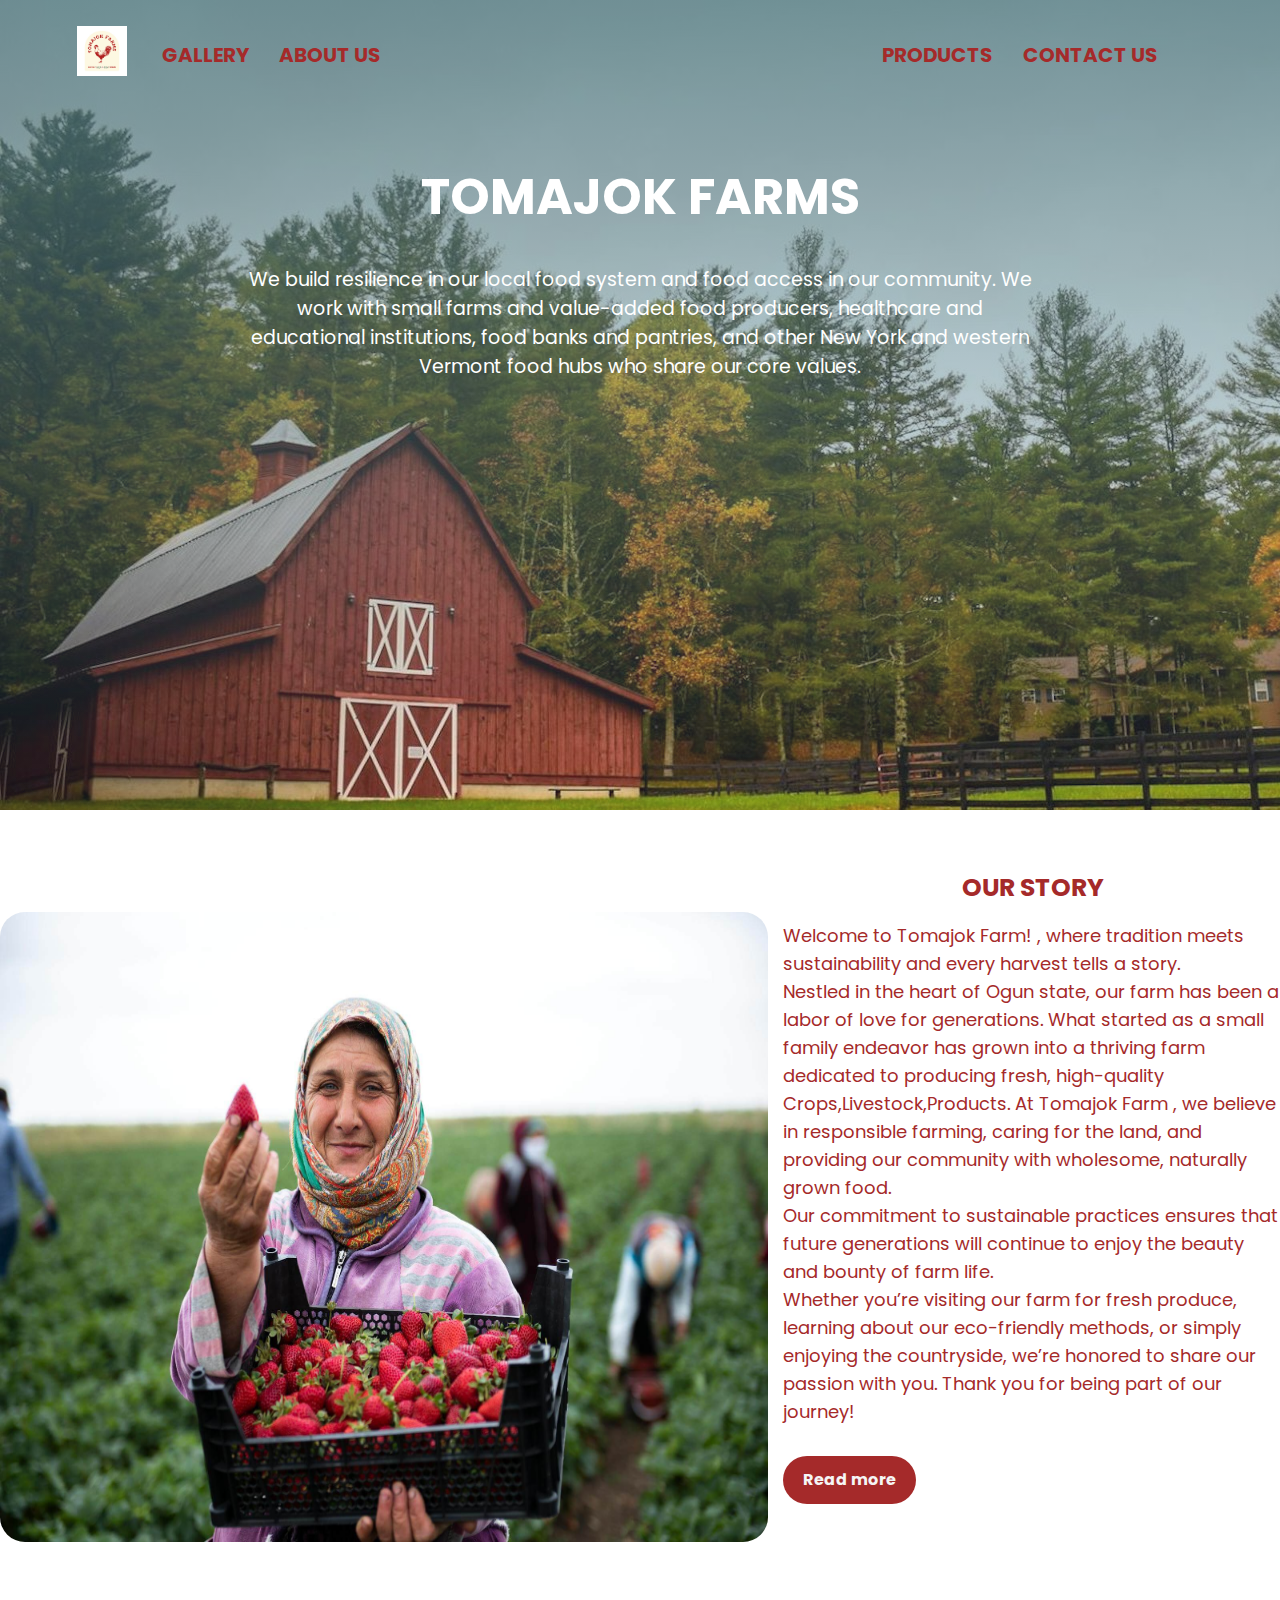
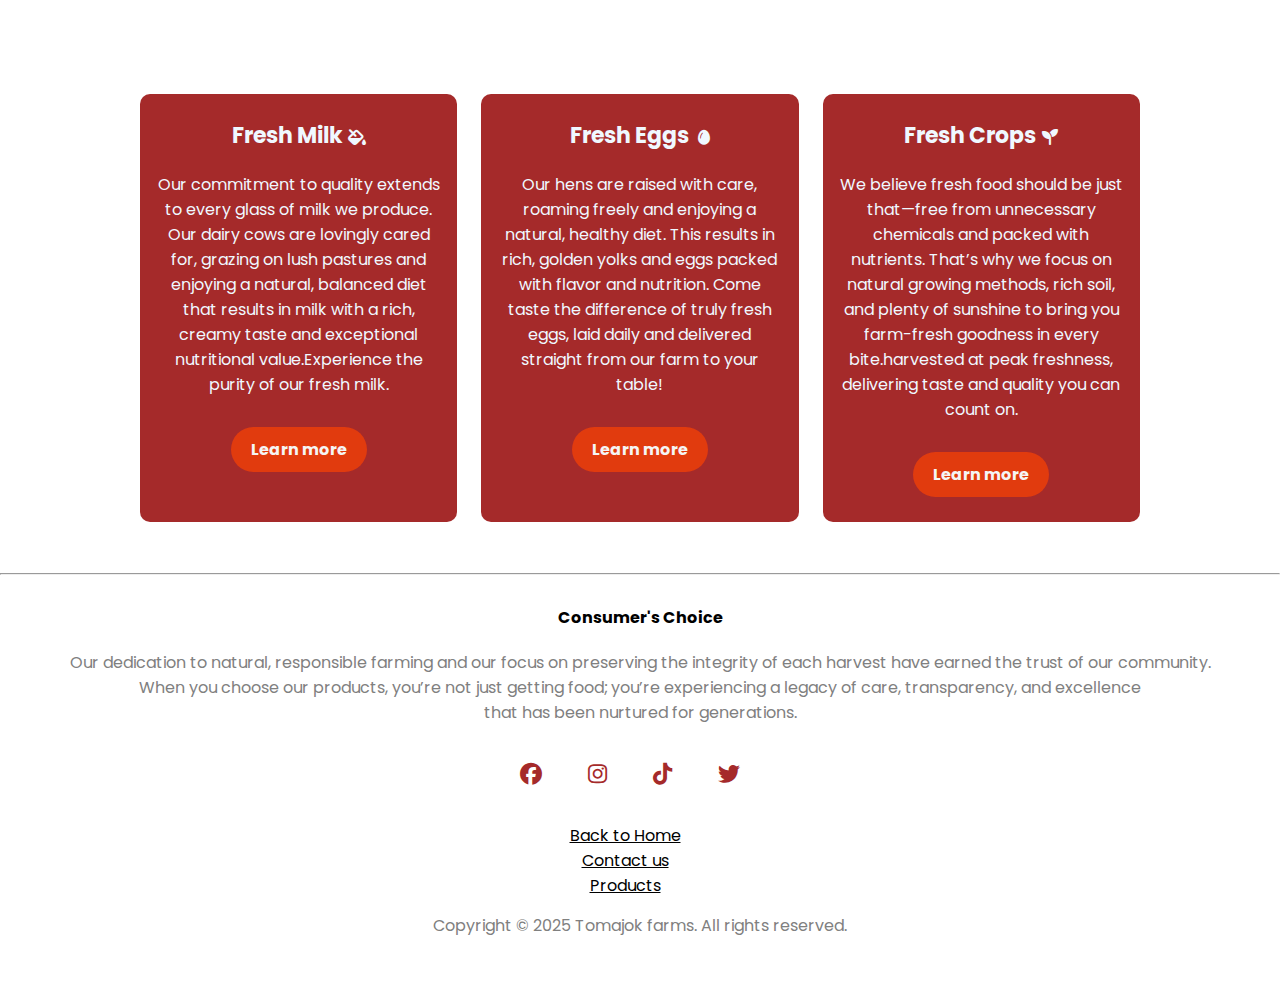
<file: index.html>
<!DOCTYPE html>
<html lang="en">
<head>
  <meta charset="UTF-8">
  <meta name="viewport" content="width=device-width, initial-scale=1.0">
  <title>Tomajok farm</title>
  <link rel="stylesheet" href="style.css">
  <link rel="stylesheet" href="https://cdnjs.cloudflare.com/ajax/libs/font-awesome/6.7.2/css/all.min.css">
</head>
<body>
  <section class="header">
  <nav class="navbar">
    <div class="navbar-container">
      <div class="logo-container">
        <a href="index.html">
          <img class="logo" src="img/Rooster Farm Logo.png"alt="logo">  
        </a>
      </div>     
        <ul class="left-list">
        <li><a href="gallery.html">Gallery</a></li>
        <li><a href="about.html">About us</a></li>     
      </ul>
      <ul class="right-list">       
        <li><a href="product.html">Products</a></li>
        <li><a href="contact.html">Contact Us</a></li>      
        </ul>
        
    </div>
  </nav>
  <div class="header-div">
  <h2 class="heading">TOMAJOK FARMS</h2>
  <p class="heading-p">We build resilience in our local 
    food system and food access in our community. We work with small farms and value-added food producers, healthcare and educational institutions, 
     food banks and pantries, and other New York and western Vermont food hubs who share our core values.</p>
    </div>
 </section>

 <section class="story-box">
  <div class="story-div row">
  <img class="boy" src="img/pexels-ganiyevart-15153681.jpg" alt="boy on a potatoe">
  <div class="text-box">
    <h3 class="story-header">Our story</h3>
    <p>
      Welcome to Tomajok Farm! , where tradition meets sustainability and every harvest tells a story.<br> Nestled in the heart of Ogun state, our farm has been a labor of love for generations. What started as a small family endeavor has grown into a thriving farm dedicated to producing fresh, high-quality Crops,Livestock,Products.
At Tomajok Farm , we believe in responsible farming, caring for the land, and providing our community with wholesome, naturally grown food.<br> Our commitment to sustainable practices ensures that future generations will continue to enjoy the beauty and bounty of farm life.<br>
Whether you’re visiting our farm for fresh produce, learning about our eco-friendly methods, or simply enjoying the countryside, we’re honored to share our passion with you. Thank you for being part of our journey!
    </p>
    <a href="about.html">Read more</a>
  </div>
</div>
 </section>
 <section class="product-box">
  <div class="row">
    <div class="product-col">
        <h3>Fresh Milk</h3><i class="fa-solid fa-fill-drip"></i>
        <p>Our commitment to quality extends to every glass of milk we produce. Our dairy cows are lovingly cared for, 
          grazing on lush pastures and enjoying a natural, balanced diet that results in milk with a rich, creamy taste and exceptional nutritional value.Experience the purity of our fresh milk.</p>
            <a href="product.html">Learn more</a>
    </div>
    <div class="product-col">
        <h3>Fresh Eggs</h3>
        <i class="fa-solid fa-egg"></i>
        <p> Our hens are raised with care, roaming freely and enjoying a natural, healthy diet. This results in rich, golden yolks and eggs packed with flavor and nutrition.
          Come taste the difference of truly fresh eggs, laid daily and delivered straight from our farm to your table!
        </p>
        <a href="product.html">Learn more</a>
    </div>
    <div class="product-col">
        <h3>Fresh Crops</h3><i class="fa-solid fa-seedling"></i> 
        <p>
          We believe fresh food should be just that—free from unnecessary chemicals and packed with nutrients. That’s why we focus on natural growing methods, rich soil, and plenty of sunshine to bring you farm-fresh goodness in every bite.harvested at peak freshness, delivering taste and quality you can count on.</p>
          <a href="product.html">Learn more</a>
    </div>
</div>
 </section>
 <hr>
 <footer class="footer">
  <h4>Consumer's Choice</h4>
  <p class="consumer-p">Our dedication to natural, responsible farming and our focus on preserving the integrity of each harvest have earned the trust of our community.<br> When you choose our products, you’re not just getting food; you’re experiencing a legacy of care, transparency, and excellence<br> that has been nurtured for generations.
  </p>
  <div class="footer-container">
    <div class="social">
      <a href="https://facebook.com">
        <i class="fa-brands fa-facebook"></i>
      </a>
      <a href="https://instagram.com">
        <i class="fa-brands fa-instagram"></i>
      </a>
      <a href="https://pinterest.com">
        <i class="fa-brands fa-tiktok"></i>
      </a>
        <a href="https://twitter.com">
          <i class="fa-brands fa-twitter"></i>
      </a>
    </div>
    <div class="footer-div">
      <ul class="footer-list">
        <li><a href="index.html">Back to Home</a></li>
        <li><a href="contact.html">Contact us</a></li>
        <li><a href="product.html">Products</a></li>     
      </ul>
    </div>
   
    <p class="list-p">Copyright © 2025 Tomajok farms. All rights reserved.</p>
    
  </div>
</footer>
</body>
</html>
</file>
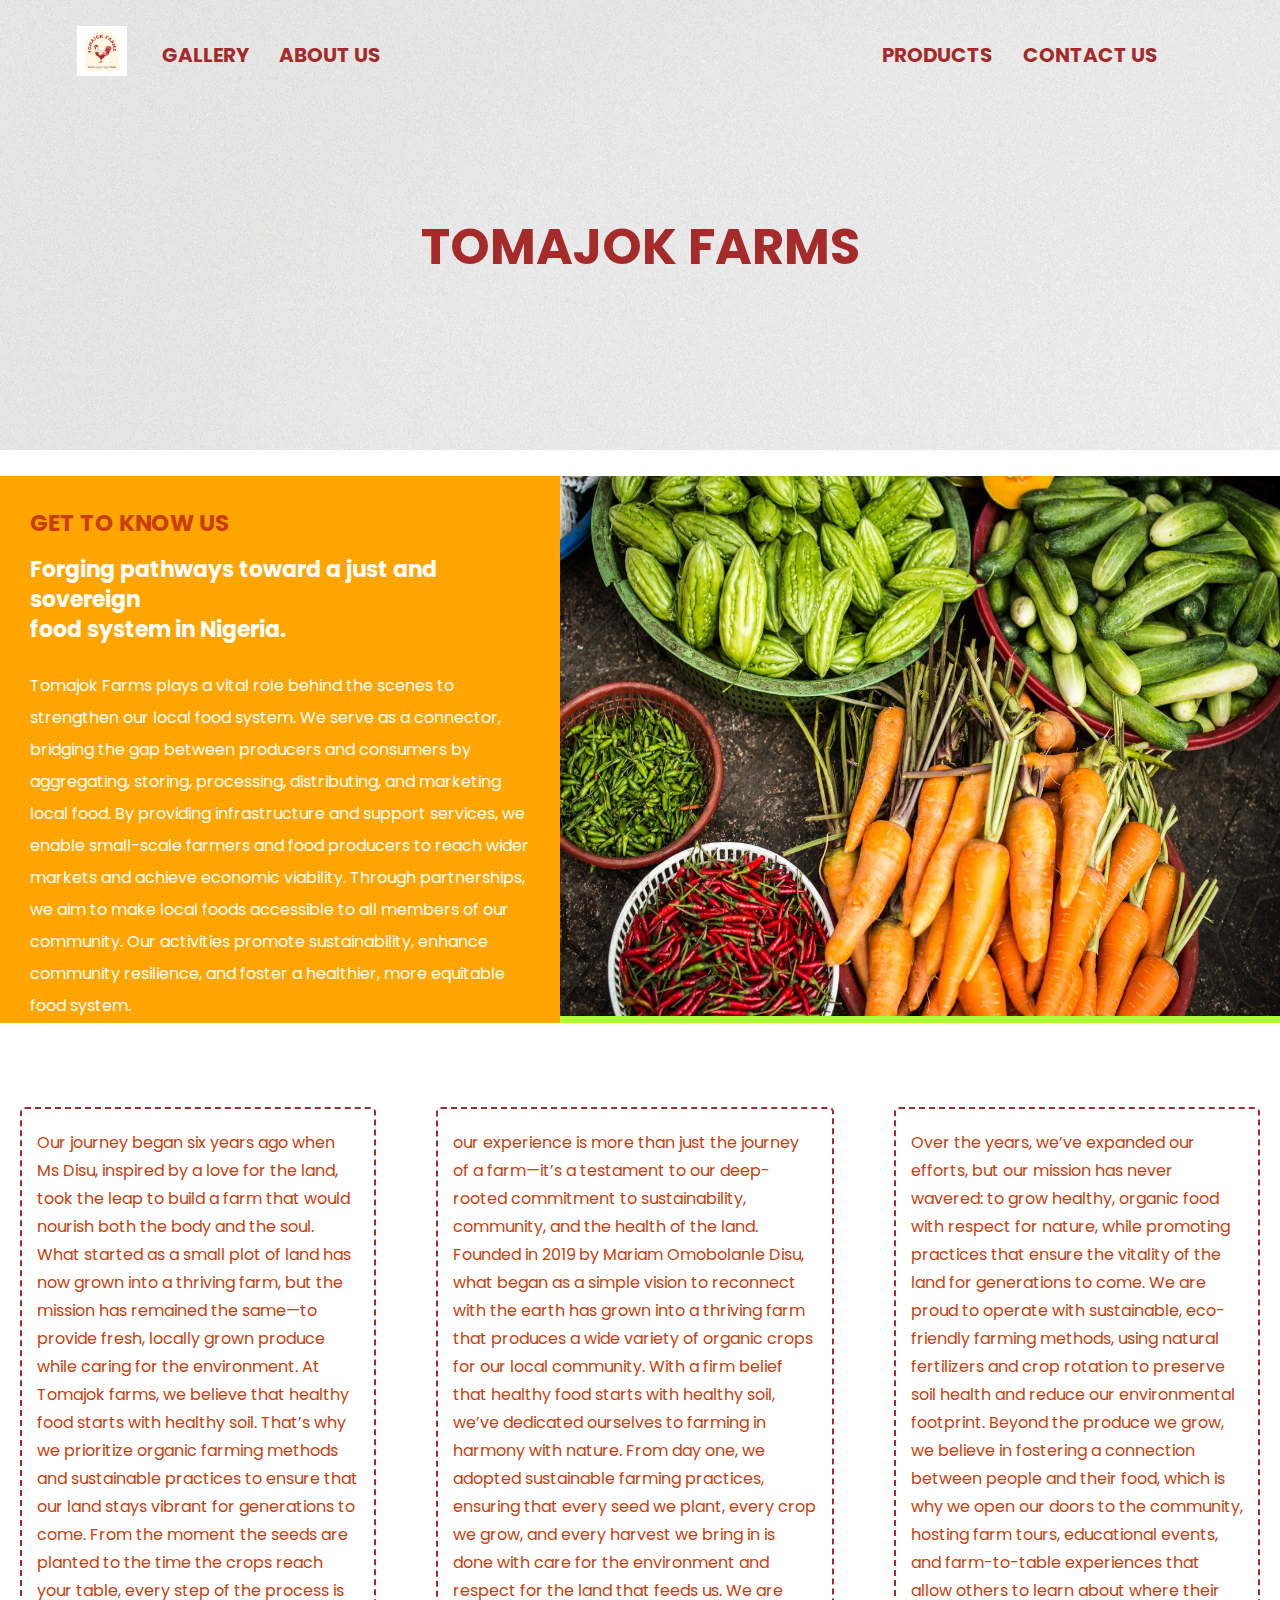
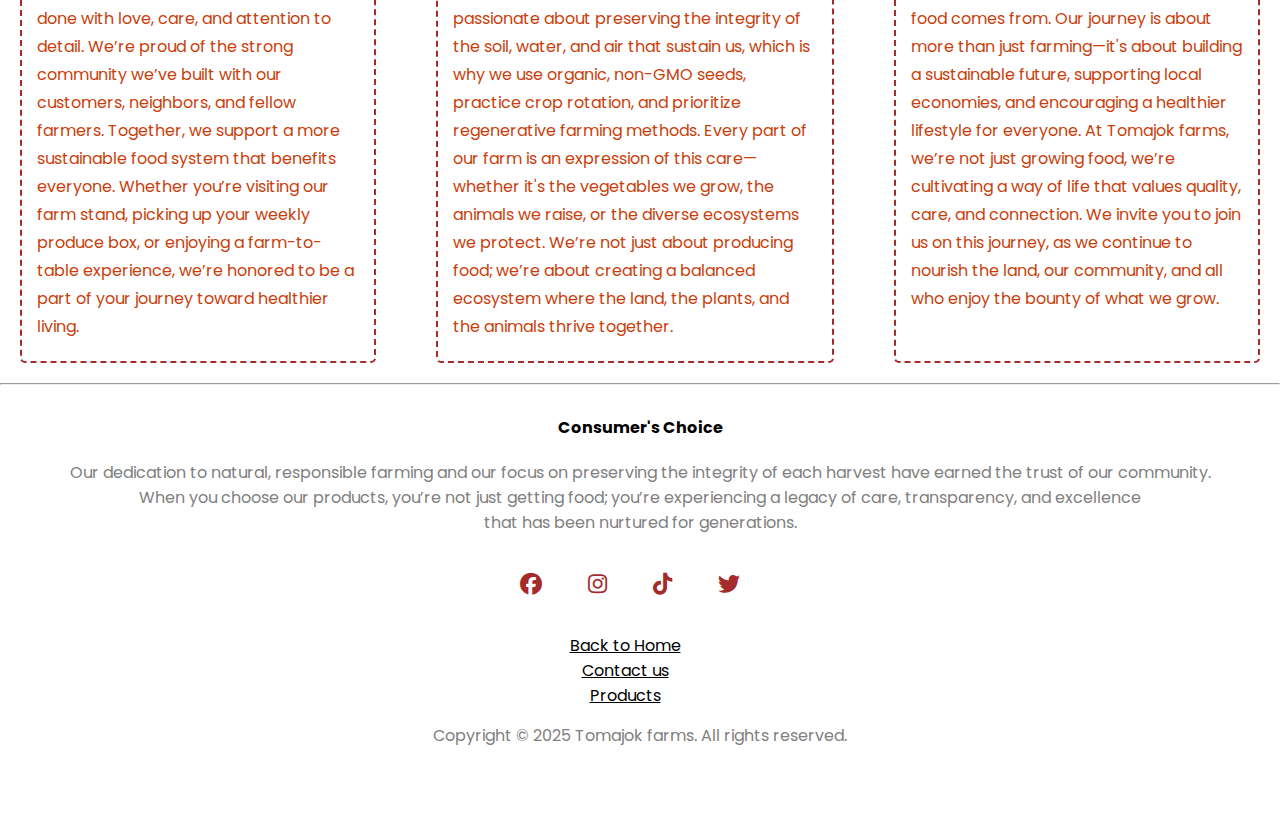
<file: about.html>
<!DOCTYPE html>
<html lang="en">
<head>
  <meta charset="UTF-8">
  <meta name="viewport" content="width=device-width, initial-scale=1.0">
  <title>Tomajok farm</title>
  <link rel="stylesheet" href="style.css">
  <link rel="stylesheet" href="https://cdnjs.cloudflare.com/ajax/libs/font-awesome/6.7.2/css/all.min.css">
</head>
<body>
<section>
  <section class="sub-header">
    <nav class="navbar">
      <div class="navbar-container">
        <div class="logo-container">
          <a href="index.html">
            <img class="logo" src="img/Rooster Farm Logo.png"alt="logo">  
          </a>
        </div>     
          <ul class="left-list">
          <li><a href="gallery.html">Gallery</a></li>
          <li><a href="about.html">About us</a></li>     
        </ul>
        <ul class="right-list">       
          <li><a href="product.html">Products</a></li>
          <li><a href="contact.html">Contact Us</a></li>      
          </ul>  
      </div>
    </nav>
    <h1>Tomajok Farms</h1>
</section>
<section class="about-section row">
  <div class="about-div">
    <h2>Get to know us</h2>
    <h3>Forging pathways toward a just and sovereign <br>food system in Nigeria.</h3>
    <p>
      Tomajok Farms plays a vital role behind the scenes to strengthen our local food system. 
      We serve as a connector, bridging the gap between producers and consumers by aggregating, storing, processing, distributing,
       and marketing local food. By providing infrastructure and support services, we enable small-scale farmers and food producers to reach wider markets and achieve economic viability. 
      Through partnerships, we aim to make local foods accessible to all members of our community. Our activities promote sustainability, enhance community resilience, and foster a healthier, more equitable food system.
    </p>
  </div>
  <div>
    <img class="megan" src="img/megan-thomas-xMh_ww8HN_Q-unsplash.jpg" alt="soil picture">
  </div>
</section>
<section class="journey-section">
  <div class="row row-div">
    <div class="p-div">
      <p>Our journey began six years ago when Ms Disu, inspired by a love for the land, took the leap to build a farm that would nourish both the body and the soul. What started as a small plot of land has now grown into a thriving farm, but the mission has remained the same—to provide fresh, locally grown produce while caring for the environment.
        At Tomajok farms, we believe that healthy food starts with healthy soil. That’s why we prioritize organic farming methods and sustainable practices to ensure that our land stays vibrant for generations to come. From the moment the seeds are planted to the time the crops reach your table, every step of the process is done with love, care, and attention to detail.
        We’re proud of the strong community we’ve built with our customers, neighbors, and fellow farmers. Together, we support a more sustainable food system that benefits everyone. Whether you’re visiting our farm stand, picking up your weekly produce box, or enjoying a farm-to-table experience, we’re honored to be a part of your journey toward healthier living.

    </p>
  </div>
  <div class="p-div"><p>
 our experience is more than just the journey of a farm—it’s a testament to our deep-rooted commitment to sustainability, community, and the health of the land. Founded in 2019 by Mariam Omobolanle Disu,
  what began as a simple vision to reconnect with the earth has grown into a thriving farm that produces a wide variety of organic crops for our local community. With a firm belief that healthy food starts with healthy soil,
   we’ve dedicated ourselves to farming in harmony with nature. From day one, we adopted sustainable farming practices, ensuring that every seed we plant, every crop we grow, and every harvest we bring in is done with care for the environment and respect for the land that feeds us.
We are passionate about preserving the integrity of the soil, water, and air that sustain us, which is why we use organic, non-GMO seeds, practice crop rotation, and prioritize regenerative farming methods. 
Every part of our farm is an expression of this care—whether it's the vegetables we grow, the animals we raise, or the diverse ecosystems we protect. We’re not just about producing food; we’re about creating a balanced ecosystem where the land, the plants, and the animals thrive together.
  </p></div>
  <div class="p-div"><p>
    Over the years, we’ve expanded our efforts, but our mission has never wavered: to grow healthy, organic food with respect for nature, while promoting practices that ensure the vitality of the land for generations to come.
     We are proud to operate with sustainable, eco-friendly farming methods, using natural fertilizers and crop rotation to preserve soil health and reduce our environmental footprint.
      Beyond the produce we grow, we believe in fostering a connection between people and their food, which is why we open our doors to the community, hosting farm tours, educational events, 
      and farm-to-table experiences that allow others to learn about where their food comes from. Our journey is about more than just farming—it's about building a sustainable future, supporting local economies,
       and encouraging a healthier lifestyle for everyone. At Tomajok farms, we’re not just growing food, we’re cultivating a way of life that values quality, care, and connection. We invite you to join us on this journey, 
       as we continue to nourish the land, our community, and all who enjoy the bounty of what we grow.


  </p></div>

  </div>
</section>
 <hr>
 <footer class="footer">
  <h4>Consumer's Choice</h4>
  <p class="consumer-p">Our dedication to natural, responsible farming and our focus on preserving the integrity of each harvest have earned the trust of our community.<br> When you choose our products, you’re not just getting food; you’re experiencing a legacy of care, transparency, and excellence<br> that has been nurtured for generations.
  </p>
  <div class="footer-container">
    <div class="social">
      <a href="https://facebook.com">
        <i class="fa-brands fa-facebook"></i>
      </a>
      <a href="https://instagram.com">
        <i class="fa-brands fa-instagram"></i>
      </a>
      <a href="https://pinterest.com">
        <i class="fa-brands fa-tiktok"></i>
      </a>
        <a href="https://twitter.com">
          <i class="fa-brands fa-twitter"></i>
      </a>
    </div>
    <div class="footer-div">
      <ul class="footer-list">
        <li><a href="index.html">Back to Home</a></li>
        <li><a href="contact.html">Contact us</a></li>
        <li><a href="product.html">Products</a></li>     
      </ul>
    </div>
   
    <p class="list-p">Copyright © 2025 Tomajok farms. All rights reserved.</p>
    
  </div>
</footer>
</body>
</html>
</file>
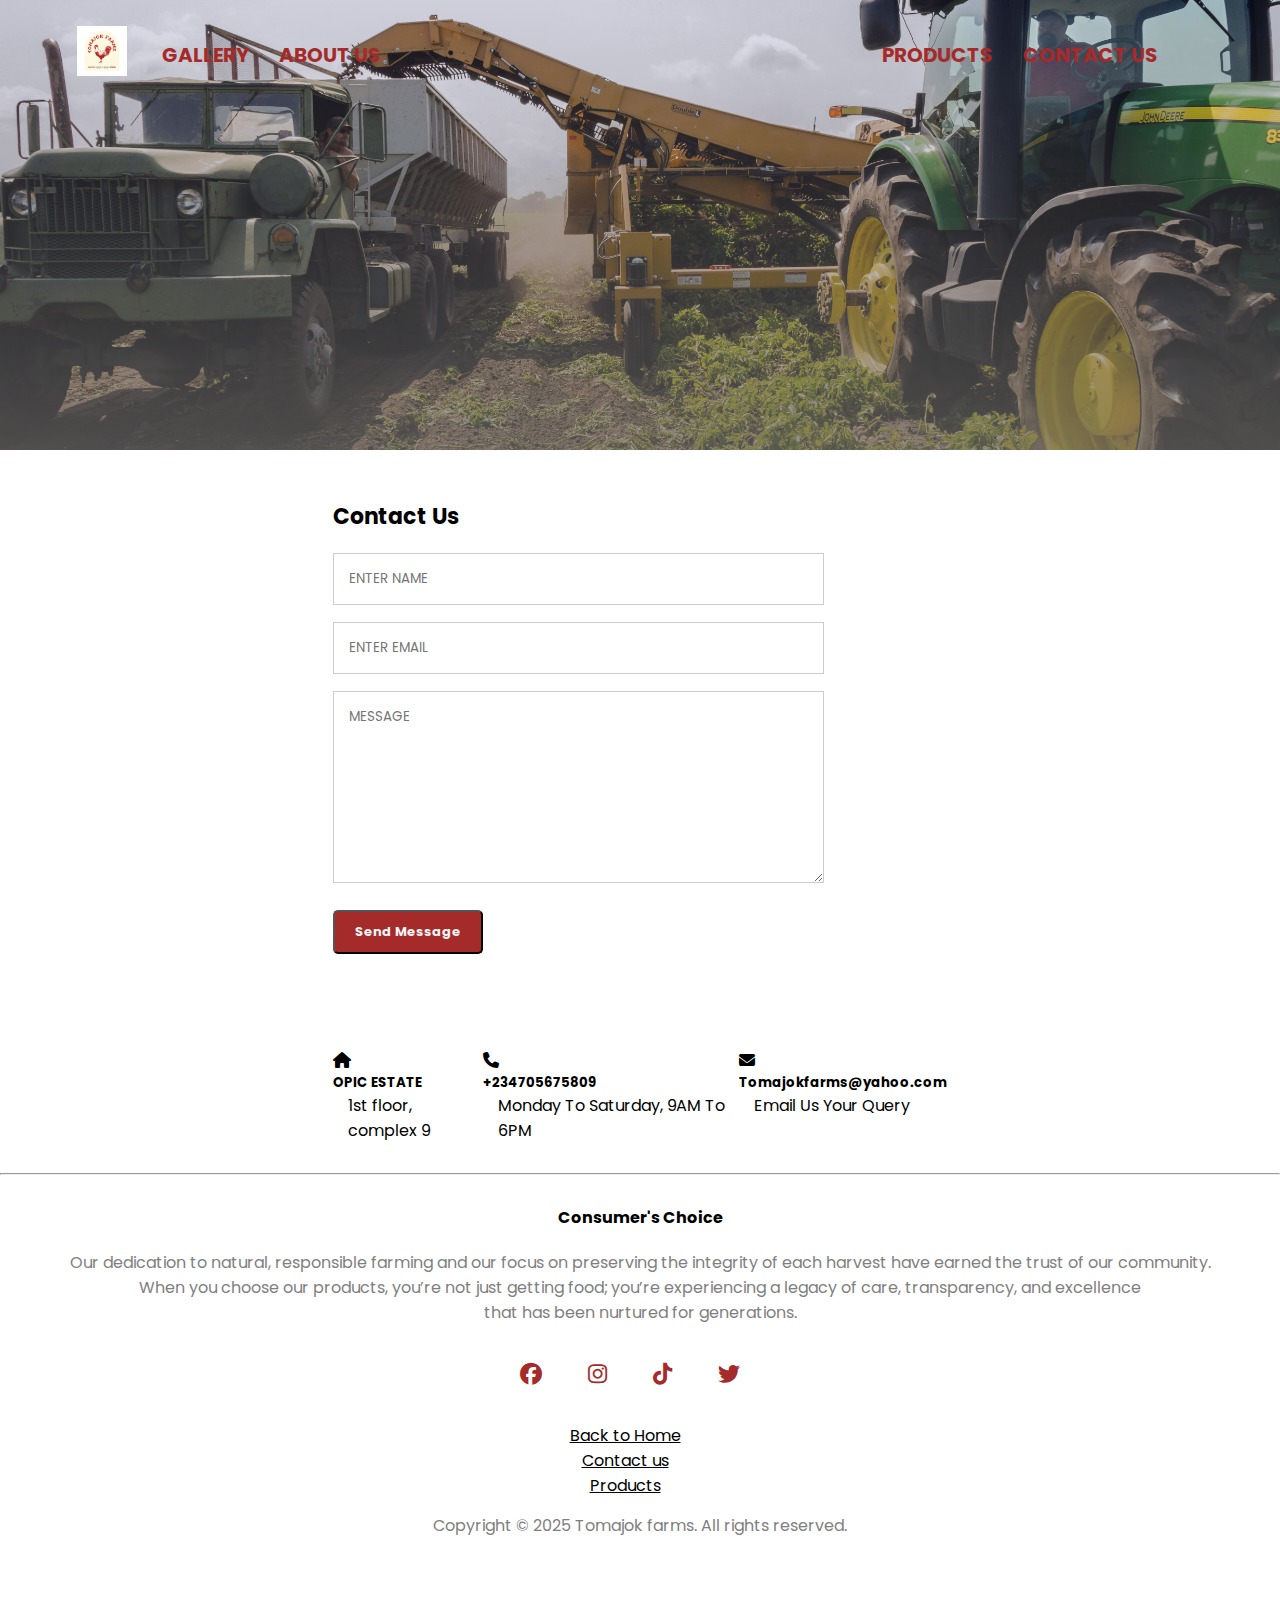
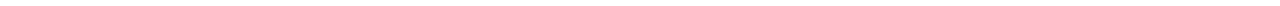
<file: contact.html>
<!DOCTYPE html>
<html lang="en">
<head>
  <meta charset="UTF-8">
  <meta name="viewport" content="width=device-width, initial-scale=1.0">
  <title>Tomajok farm</title>
  <link rel="stylesheet" href="style.css">
  <link rel="stylesheet" href="https://cdnjs.cloudflare.com/ajax/libs/font-awesome/6.7.2/css/all.min.css">
</head>
<body>
  <section class="contact-header">
    <nav class="navbar">
      <div class="navbar-container">
        <div class="logo-container">
          <a href="index.html">
            <img class="logo" src="img/Rooster Farm Logo.png"alt="logo">  
          </a>
        </div>     
          <ul class="left-list">
          <li><a href="gallery.html">Gallery</a></li>
          <li><a href="about.html">About us</a></li>     
        </ul>
        <ul class="right-list">       
          <li><a href="product.html">Products</a></li>
          <li><a href="contact.html">Contact Us</a></li>      
          </ul>
          
      </div>
    </nav>
</section>
<section class="contact-us">
  <div class="content-div">
  <div class="content-col">
    <h3>Contact Us</h3>
    <form>
        <input type="text" placeholder="Enter Name" required>
        <input type="email" placeholder="Enter Email" required>
        <textarea rows="8" placeholder="Message" required></textarea>
        <button type="submit" class="hero_btn btn">Send Message</button>
    </form>
</div>
</div>
</section>
<section class="address-row">
  <div class="row">
    <div class="content-col contact-col">
        <div>
            <i class="fa fa-home"></i>
            <span>
                <h5>OPIC ESTATE</h5>
                <p>1st floor, complex 9</p>
            </span>
        </div>
        <div>
            <i class="fa fa-phone"></i>
            <span>
                <h5>+234705675809</h5>
                <p>Monday To Saturday, 9AM To 6PM</p>
            </span>
        </div>
        <div>
            <i class="fa fa-envelope"></i>
            <span>
                <h5>Tomajokfarms@yahoo.com</h5>
                <p>Email Us Your Query</p>
            </span>
        </div>
    </div>
</section>

 <hr>
 <footer class="footer">
  <h4>Consumer's Choice</h4>
  <p class="consumer-p">Our dedication to natural, responsible farming and our focus on preserving the integrity of each harvest have earned the trust of our community.<br> When you choose our products, you’re not just getting food; you’re experiencing a legacy of care, transparency, and excellence<br> that has been nurtured for generations.
  </p>
  <div class="footer-container">
    <div class="social">
      <a href="https://facebook.com">
        <i class="fa-brands fa-facebook"></i>
      </a>
      <a href="https://instagram.com">
        <i class="fa-brands fa-instagram"></i>
      </a>
      <a href="https://pinterest.com">
        <i class="fa-brands fa-tiktok"></i>
      </a>
        <a href="https://twitter.com">
          <i class="fa-brands fa-twitter"></i>
      </a>
    </div>
    <div class="footer-div">
      <ul class="footer-list">
        <li><a href="index.html">Back to Home</a></li>
        <li><a href="contact.html">Contact us</a></li>
        <li><a href="product.html">Products</a></li>     
      </ul>
    </div>
   
    <p class="list-p">Copyright © 2025 Tomajok farms. All rights reserved.</p>
    
  </div>
</footer>
</body>
</html>
</file>
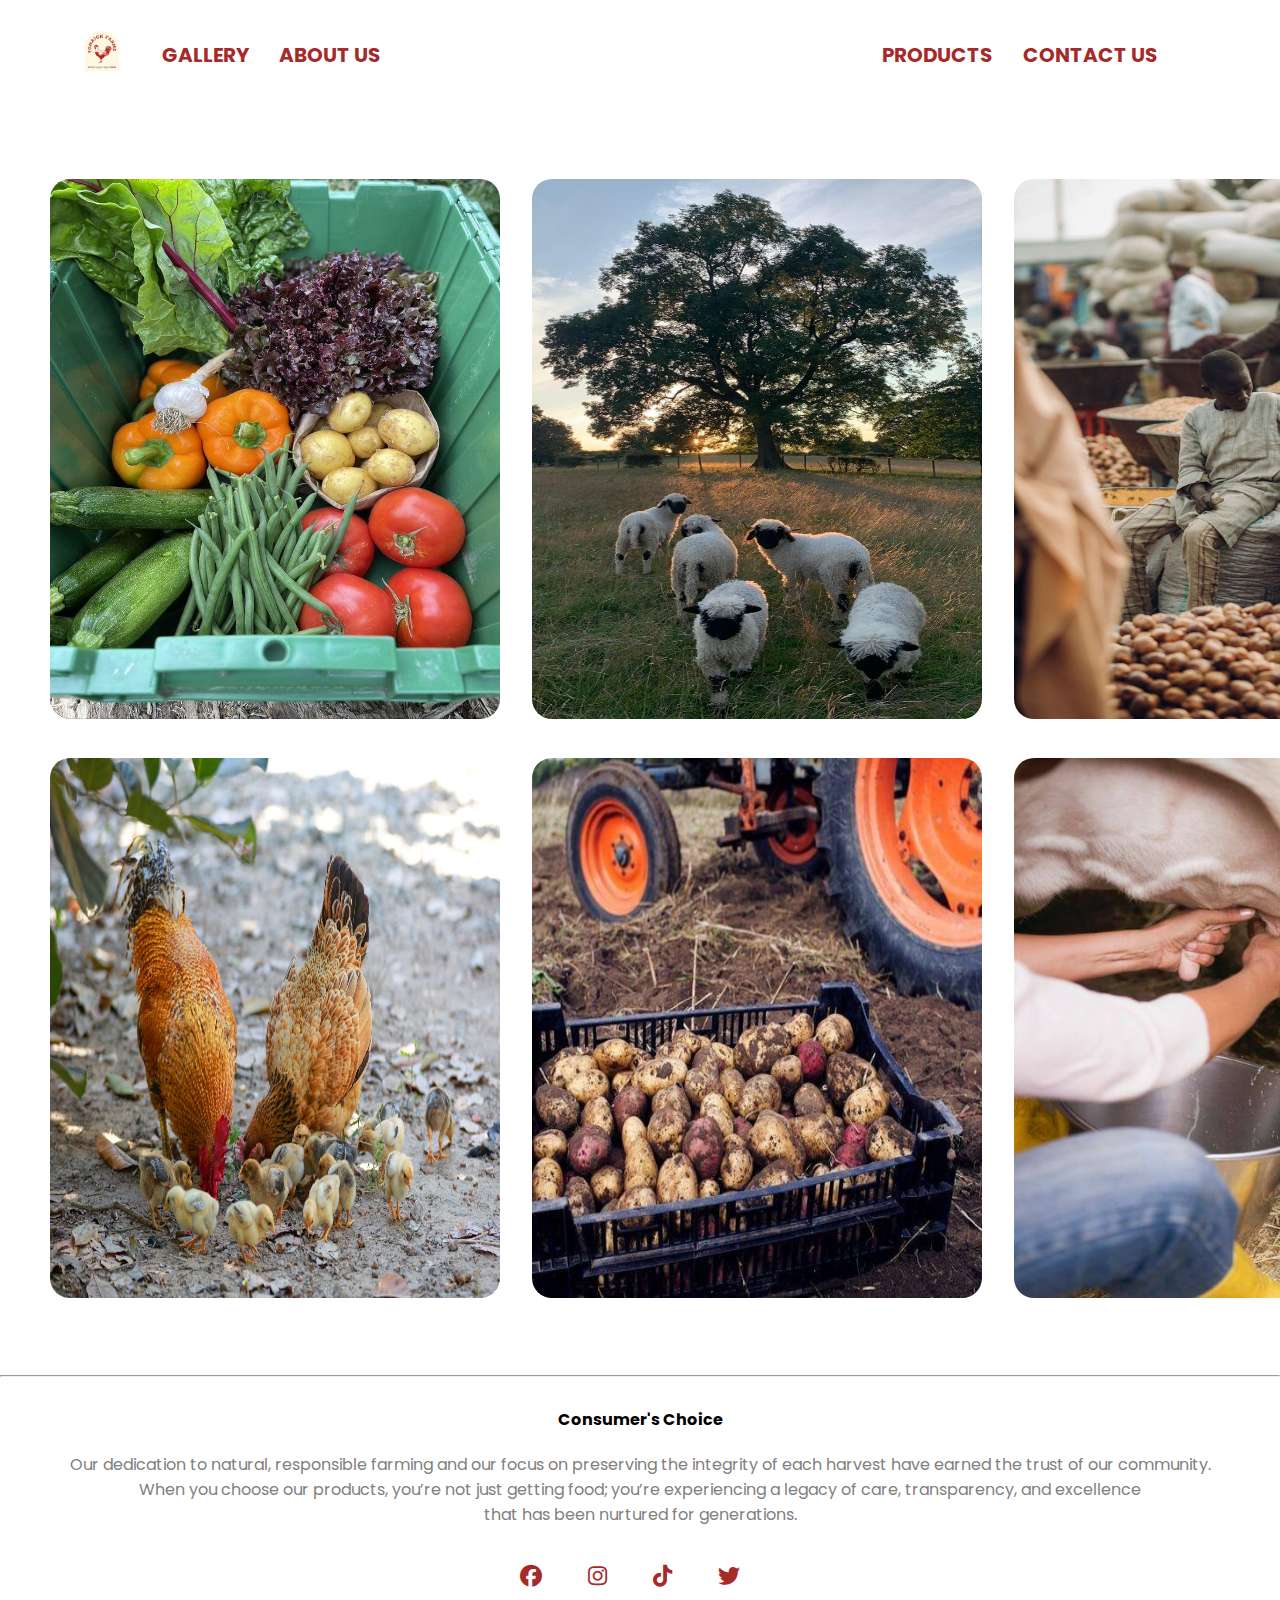
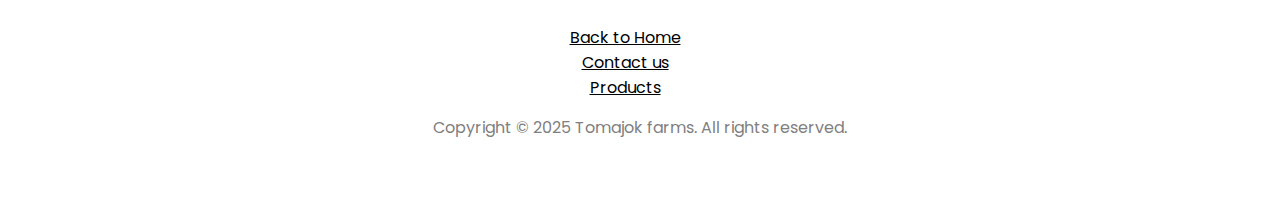
<file: gallery.html>
<!DOCTYPE html>
<html lang="en">
<head>
  <meta charset="UTF-8">
  <meta name="viewport" content="width=device-width, initial-scale=1.0">
  <title>Tomajok farm</title>
  <link rel="stylesheet" href="style.css">
  <link rel="stylesheet" href="https://cdnjs.cloudflare.com/ajax/libs/font-awesome/6.7.2/css/all.min.css">
</head>
<body>
  <section class="gallery-header">
    <nav class="navbar">
      <div class="navbar-container">
        <div class="logo-container">
          <a href="index.html">
            <img class="logo" src="img/Rooster Farm Logo.png"alt="logo">  
          </a>
        </div>     
          <ul class="left-list">
          <li><a href="gallery.html">Gallery</a></li>
          <li><a href="about.html">About us</a></li>     
        </ul>
        <ul class="right-list">       
          <li><a href="product.html">Products</a></li>
          <li><a href="contact.html">Contact Us</a></li>      
          </ul>
          
      </div>
    </nav>
</section>
<section class="gallery-section">
  <div class="gallery-row">
    <div class="image-div">
      <img class="image-row" src="img/fresh produce.jpg" alt="">
    </div>
    <div class="image-div">
      <img class="image-row" src="img/sheeps.jpg" alt="sheeps in a field">
    </div>
    <div class="image-div">
      <img class="image-row" src="img/pexels-darkshadephotos-15424312.jpg" alt="boy on a sack">
    </div>
    <div class="image-div">
      <img class="image-row" src="img/pexels-quang-nguyen-vinh-222549-2134180.jpg" alt="">
    </div>
    <div class="image-div">
      <img class="image-row" src="img/potatoe pic.jpg" alt="">
    </div>
    <div class="image-div">
      <img class="image-row" src="img/cow milk.jpg" alt="">
    </div>
  </div>
</section>
 
 <hr>
 <footer class="footer">
  <h4>Consumer's Choice</h4>
  <p class="consumer-p">Our dedication to natural, responsible farming and our focus on preserving the integrity of each harvest have earned the trust of our community.<br> When you choose our products, you’re not just getting food; you’re experiencing a legacy of care, transparency, and excellence<br> that has been nurtured for generations.
  </p>
  <div class="footer-container">
    <div class="social">
      <a href="https://facebook.com">
        <i class="fa-brands fa-facebook"></i>
      </a>
      <a href="https://instagram.com">
        <i class="fa-brands fa-instagram"></i>
      </a>
      <a href="https://pinterest.com">
        <i class="fa-brands fa-tiktok"></i>
      </a>
        <a href="https://twitter.com">
          <i class="fa-brands fa-twitter"></i>
      </a>
    </div>
    <div class="footer-div">
      <ul class="footer-list">
        <li><a href="index.html">Back to Home</a></li>
        <li><a href="contact.html">Contact us</a></li>
        <li><a href="product.html">Products</a></li>     
      </ul>
    </div>
   
    <p class="list-p">Copyright © 2025 Tomajok farms. All rights reserved.</p>
    
  </div>
</footer>
</body>
</html>
</file>
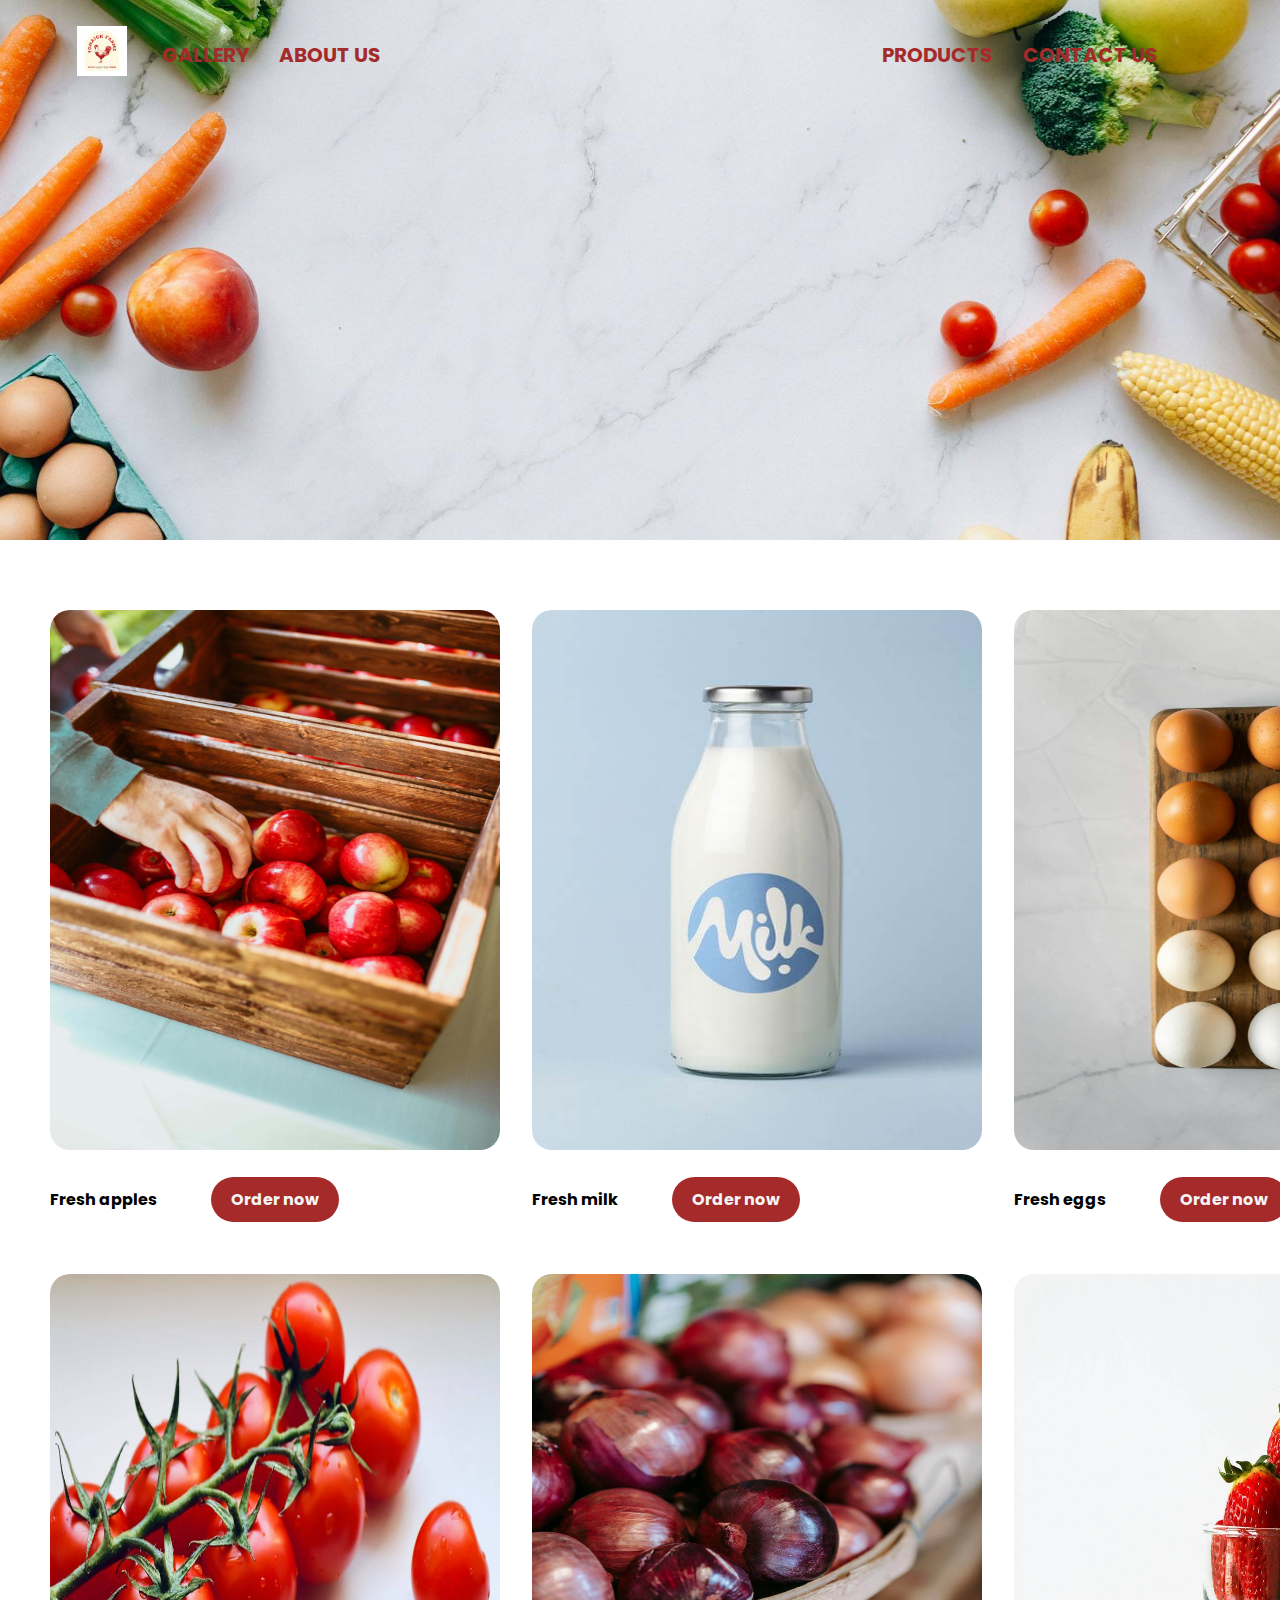
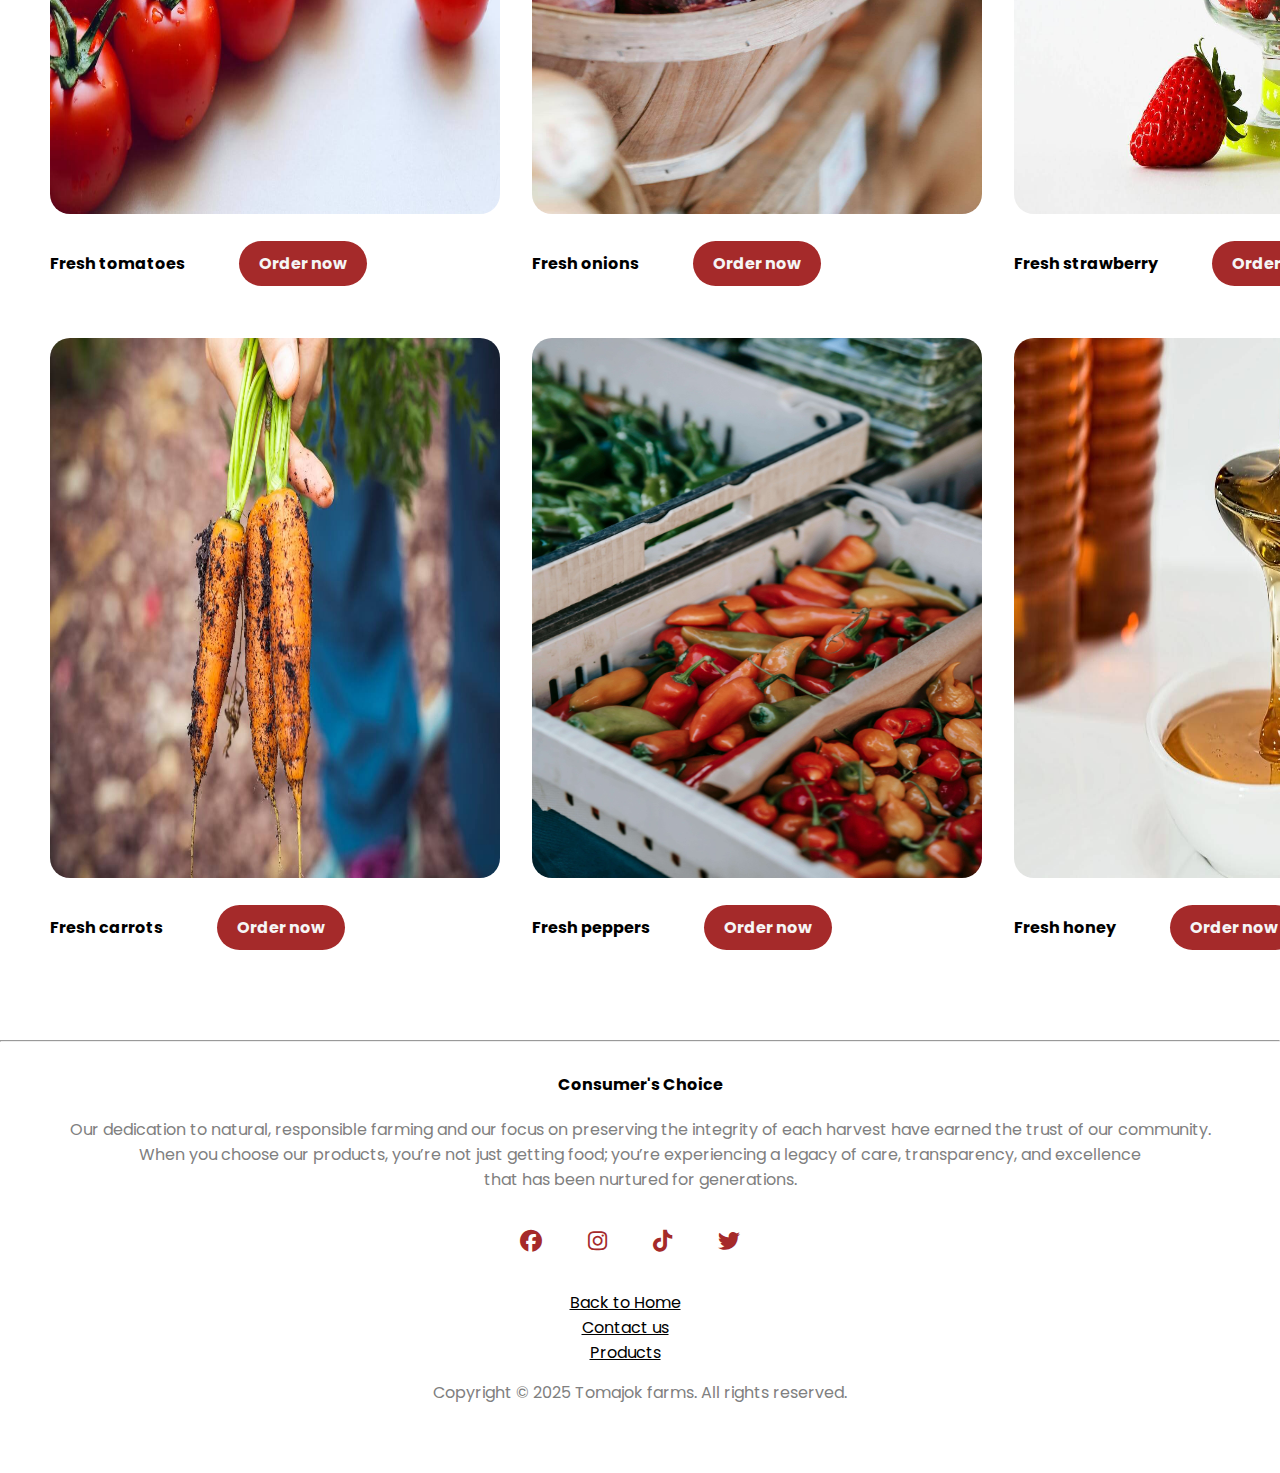
<file: product.html>
<!DOCTYPE html>
<html lang="en">
<head>
  <meta charset="UTF-8">
  <meta name="viewport" content="width=device-width, initial-scale=1.0">
  <title>Tomajok farm</title>
  <link rel="stylesheet" href="style.css">
  <link rel="stylesheet" href="https://cdnjs.cloudflare.com/ajax/libs/font-awesome/6.7.2/css/all.min.css">
</head>
<body>
  <section class="product-header">
    <nav class="navbar">
      <div class="navbar-container">
        <div class="logo-container">
          <a href="index.html">
            <img class="logo" src="img/Rooster Farm Logo.png"alt="logo">  
          </a>
        </div>     
          <ul class="left-list">
          <li><a href="gallery.html">Gallery</a></li>
          <li><a href="about.html">About us</a></li>     
        </ul>
        <ul class="right-list">       
          <li><a href="product.html">Products</a></li>
          <li><a href="contact.html">Contact Us</a></li>      
          </ul>
          
      </div>
    </nav>
</section>
<section class="gallery-section">
  <div class="gallery-row">
    <div class="image-div">
      <img class="product-row" src="img/pexels-josh-hild-1270765-2949140.jpg" alt="apples">
      <h4>Fresh apples</h4>
      <a href="#">Order now</a>
    </div>
    <div class="image-div">
      <img class="product-row" src="img/fresh milk-1.jpg" alt="sheeps in a field">
      <h4>Fresh milk</h4>
      <a href="#">Order now</a>
    </div>
    <div class="image-div">
      <img class="product-row" src="img/pexels-ekaterina-bolovtsova-6979341.jpg" alt="boy on a sack">
      <h4>Fresh eggs</h4>
      <a href="#">Order now</a>
    </div>
    <div class="image-div">
      <img class="product-row" src="img/pexels-tanya-budchenko-438581965-26855947.jpg" alt="fresh tomatoes">
      <h4>Fresh tomatoes</h4>
      <a href="#">Order now</a>
    </div>
    <div class="image-div">
      <img class="product-row" src="img/pexels-michael-burrows-7129153.jpg" alt="onions">
      <h4>Fresh onions</h4>
      <a href="#">Order now</a>
    </div>
    <div class="image-div">
      <img class="product-row" src="img/pexels-pixabay-36736.jpg" alt="strawberry">
      <h4>Fresh strawberry</h4>
      <a href="#">Order now</a>
    </div>
    <div class="image-div">
      <img class="product-row" src="img/pexels-markusspiske-1268101.jpg" alt="carrots">
      <h4>Fresh carrots</h4>
      <a href="#">Order now</a>
    </div>
    <div class="image-div">
      <img class="product-row" src="img/pexels-uriel-mont-6280412.jpg" alt="pepper">
      <h4>Fresh peppers</h4>
      <a href="#">Order now</a>
    </div>
    <div class="image-div">
      <img class="product-row" src="img/pexels-pixabay-33260.jpg" alt="honey drop">
      <h4>Fresh honey</h4>
      <a href="#">Order now</a>
    </div>
  </div>
</section>
 


 <hr>
 <footer class="footer">
  <h4>Consumer's Choice</h4>
  <p class="consumer-p">Our dedication to natural, responsible farming and our focus on preserving the integrity of each harvest have earned the trust of our community.<br> When you choose our products, you’re not just getting food; you’re experiencing a legacy of care, transparency, and excellence<br> that has been nurtured for generations.
  </p>
  <div class="footer-container">
    <div class="social">
      <a href="https://facebook.com">
        <i class="fa-brands fa-facebook"></i>
      </a>
      <a href="https://instagram.com">
        <i class="fa-brands fa-instagram"></i>
      </a>
      <a href="https://pinterest.com">
        <i class="fa-brands fa-tiktok"></i>
      </a>
        <a href="https://twitter.com">
          <i class="fa-brands fa-twitter"></i>
      </a>
    </div>
    <div class="footer-div">
      <ul class="footer-list">
        <li><a href="index.html">Back to Home</a></li>
        <li><a href="contact.html">Contact us</a></li>
        <li><a href="product.html">Products</a></li>     
      </ul>
    </div>
   
    <p class="list-p">Copyright © 2025 Tomajok farms. All rights reserved.</p>
    
  </div>
</footer>
</body>
</html>
</file>
<file: style.css>
@import url('https://fonts.googleapis.com/css2?family=Poppins:ital,wght@0,100;0,200;0,300;0,400;0,500;0,600;0,700;0,800;0,900;1,100;1,200;1,300;1,400;1,500;1,600;1,700;1,800;1,900&display=swap');

* {
  margin: 0;
  padding: 0;
  box-sizing: border-box;
  font-family: "Poppins", serif;
}

.navbar{
  padding: 2% 6%;

}

.navbar-container {
  display: flex;
  justify-content: space-between;
  align-items: center;
  max-width: 1440px;
  margin: 0 auto;
  font-size: 20px;
}

.navbar ul {
  display: flex;
  align-items: center;
  list-style: none;
}

.navbar li {
  margin: 0 15px;
  font-weight: bold;
}

.navbar a {
  color: brown;
  text-decoration: none;
  cursor: pointer;
  transition: 0.3s;
}
.navbar a:hover {
  box-shadow: 0 1px 2px rgba(202, 70, 70, 0.06), 2px 0 3px rgba(0 80 200  / 10%), 0 0 20px 0px rgba(0, 0, 0, 0.2);
  color: black;
}
.logo {
  height: 50px;
  width: 50px;
}

.left-list {
  text-transform: uppercase;
  flex: 3;
  margin-left: 20px;
  
}

.right-list {
  display: flex;
  align-items: center;
  margin-right: 30px;
  text-transform: uppercase;
}


.header {
  min-height: 90vh;
  width: 100%;
  background: linear-gradient(#517e86c4, #949fdf1a), url(img/frances-gunn-QcBAZ7VREHQ-unsplash.jpg), center/cover;
  position: relative;
  margin-bottom: 30px;
}

 
.header-div {
  max-width: 800px;
  text-align: center;
  justify-self: center;
  padding: 50px 0;
  margin: 0 auto;
    
  }

  .heading {
    color: #fff;
    text-align: center;
    margin-bottom: 30px;
    font-size: 50px;
  }
  .heading-p {
    color: #fff;
    text-align: center;
    font-size: 19px; 
  } 

  .story-div {
    display: flex;
    justify-content: space-between;
    gap: 15px;
    line-height: 28px;
  }
  .boy { 
    height: 70vh;
    width: 60%;
    border-radius: 25px;
    margin-top: 3%;
  }
  .text-box {
    color: brown;
  }

  .story-header {
    text-align: center;
    font-size: 25px;
    margin-bottom: 20px;
    text-transform: uppercase;
  }

  .text-box p {
    font-size: 18px;
    width: 500px;
  }
  .text-box a {
    display: inline-block;
    background-color: brown;
    color: whitesmoke;
    font-weight: 700;
    padding: 10px 20px;
    border-radius: 25px;
    cursor: pointer;
    margin-top: 30px;
    text-decoration: none;
    transition: 0.8s;
  }
  .text-box a:hover {
    color: rgb(166, 43, 43);
    background-color: white;
    padding: 10px 20px;
    border: 2px solid black;
  }

  .row {
    margin-top: 5%;
    display: flex;
    justify-content: space-around;
    
}

  .product-box {
    width: 80%;
    margin: auto;
    text-align: center;
    padding-top: 100px;   
}
.product-col {
  flex-basis: 31%;
  color: aliceblue;
  background-color: #a52a2a;
  border-radius: 10px;
  margin-bottom: 5%;
  padding: 25px 15px;
  box-sizing: border-box;
}
.product-col a {
  display: inline-block;
  background-color: rgba(255, 68, 0, 0.661);
  color: whitesmoke;
  font-weight: 700;
  padding: 10px 20px;
  border-radius: 25px;
  cursor: pointer;
  margin-top: 30px;
  text-decoration: none;
  transition: 0.7s;
}
.product-col a:hover {
  color: rgba(255, 68, 0, 0.661);
  background-color: white;
  padding: 15px 25px;
  border: 2px solid black;
}
.product-col h3 {
  display: inline-block;
  padding-right: 2%;
}

.footer {
  width: 100%;
  text-align: center;
  padding: 30px 0;
}
.social {
  display: flex;
  justify-content: center;
  align-items: center; 
  margin: 20px 0;

}
.social a {
  text-decoration: none;
  margin-right: 20px;
  color: #000;
}
.social ul {
  list-style: none;
}
.fa-brands {
  color: brown;
  margin: 0 13px;
  cursor: pointer;
  padding: 18px 0;
  font-size: 22px;
}
.footer-div {
  display: flex;
  justify-content: center;
  margin-right: 30px; 
}
.footer-list a{
  color: #000;
  text-decoration: underline;
}
.footer-list {
  list-style: none;
  margin-bottom: 15px;
}
.footer-list p {
  margin-bottom: 5%;
}
.footer h4 {
  margin-bottom: 20px;
}
.consumer-p { 
  text-align: center;
  align-items: center;
  color: gray;
}
.list-p {
  margin-bottom: 3%;
  color: grey;
}
.sub-header {
    height: 50vh;
    width: 100%;
    background:  url(img/pexels-andreea-ch-371539-1166644.jpg), center/cover;
    text-align: center;
    color: brown;
  
}
.sub-header h1 {
  margin-top: 100px;
  text-transform: uppercase;
  font-size: 50px;
}
.about-section {
  background-color: greenyellow;
  margin-top: 2%;
}
.megan {
  height: 60vh;
  width: 80vh;
}
.about-div {
  background-color: orange;
  box-sizing: border-box;
  color: white;
  padding: 30px 30px 0px 30px;
}
.about-div h2 {
  color: #c93e0b;
  text-transform: uppercase;
  font-size: 23px;
  margin-bottom: 15px;
 
}
.about-div h3 {
  font-size: 22px;
  margin-bottom: 25px;
  line-height: 30px;
}
.about-div p {
  line-height: 32px;
}

.contact-header {
   height: 50vh;
    width: 100%;
    background: linear-gradient(rgba(16, 16, 142, 0.1),rgba(109, 106, 106, 0.7) ), 
    url(img/pexels-nc-farm-bureau-mark-2255801.jpg);
    background-position: 55% 35%;
    background-size: cover;
    text-align: center;
    color: brown;
    margin-bottom: 50px;
}
.contact-us {
  width: 100%;
  margin: auto;
}

.content-col {
  flex-basis: 48%;
  margin-bottom: 30px;
}
.contact-col {
  display: flex;
}

.content-div {
  display: flex;
  justify-content: center;
  align-items: center;  
}
h3 {
  margin-bottom: 20px;
  font-size: 22px;
}
.content-col input, .content-col textarea {
  width: 80%;
  padding: 15px;
  margin-bottom: 17px;
  border: 1px solid #ccc;
  outline: none;
  box-sizing: border-box;
  text-transform: uppercase;
}
textarea {
  display: block;
}
button {
  display: inline-block;
  background-color: #a52a2a;
  color: whitesmoke;
  font-weight: 700;
  font-size: 13px;
  padding: 10px 20px;
  border-radius: 5px;
  cursor: pointer;
  margin-top: 10px;
}
button:active {
  padding: 5px 5px 5px 5px;
}

.p-div {
  border: 2px dashed brown;
  border-radius: 5px;
  padding: 20px 15px;
  margin: 20px 20px;
  
}
.row-div {
  column-gap: 20px;
  line-height: 28px;
  color: #c93e0b;
 
}
.image-row {
  height: 60vh;
  width: 50vh;
  border-radius: 20px;
}
.gallery-section {
  margin: auto;
}
.gallery-row{
  display: grid;
  grid-template-columns: repeat(3, 1fr);
  gap: 2rem;
  align-items: center;
  justify-content: space-between;
  margin: 70px 50px;
}
.product-header {
    height: 60vh;
    width: 100%;
    background-image: url(img/pexels-n-voitkevich-8939514.jpg);
    background-position: 15% 70%;
    background-size: cover;
    text-align: center;
    color: brown;
    margin-bottom: 50px;
}
.product-row {
  height: 60vh;
  width: 50vh;
  border-radius: 20px;
}
.image-div a {
  display: inline-block;
  background-color: #a52a2a;
  color: whitesmoke;
  font-weight: 700;
  padding: 10px 20px;
  border-radius: 25px;
  cursor: pointer;
  margin: 20px 50px;
  text-decoration: none;
  transition: 0.3s;
}
.image-div a:hover {
  color: rgb(166, 43, 43);
  background-color: white;
  padding: 10px 20px;
  border: 2px solid black;
}
.image-div h4 {
  display: inline;
}
span p {
  padding-left: 15px;
}



@media(max-width: 700px),  (max-width: 768px), (max-width: 1200px),(max-width: 320px) {
  .header-div h2 {
      font-size: 50px;
  }
  .header-div .heading-p {
      margin: 10px 40px;
      font-size: 20px;
  }
  .navbar-container ul li {
      display: block;
  }
  .navbar-container {
      position: fixed;
      background: goldenrod;
      height: 100vh;
      width: 200px;
      top: 0;
      right: -200px;
      text-align: left;
      z-index: 2;
      transition: 1.2s;
  }
  nav .fa-solid {
      display: block;
      color: brown;
      margin: 10px;
      font-size: 22px;
      cursor: pointer;
  }
  .navbar-container ul {
      padding: 30px;
  }
  .row {
    flex-direction: column;
  }
  .Sub-header h1 {
    font-size: 24px;
  }
  .boy {
    margin-left: 0px;
    margin-right: 10px;
    min-width: 470px;
  }
}

@media (min-width: 1440px) {
  .story-box {
    max-width: 1440px;
    margin-right: auto;
    margin-left: auto;
  }
  .product-box {
    max-width: 1440px;
    margin-right: auto;
    margin-left: auto;
  }
  .gallery-section {
    max-width: 1440px;
    margin-right: auto;
    margin-left: auto;
  }
  .about-seection {
    max-width: 1440px;
    margin-right: auto;
    margin-left: auto;
  }
  .contact-us {
    max-width: 1440px;
    margin-right: auto;
    margin-left: auto;
  }
  .address-row {
    max-width: 1440px;
    margin-right: auto;
    margin-left: auto;
  }

}
@media (max-width: 768px) {
  .hamburger {
    display: block;
  }

  .gallery-row, .product-row {
    grid-template-columns: 1fr;
  }

  .grid-reversed :first-child {
    order: 0;
  }

  .logo {
    width: 40px;
    height: 40px;
  }
  .image-row {
    margin: auto;
    height: 30vh;
    width: 30vh;
  }

}
</file>
